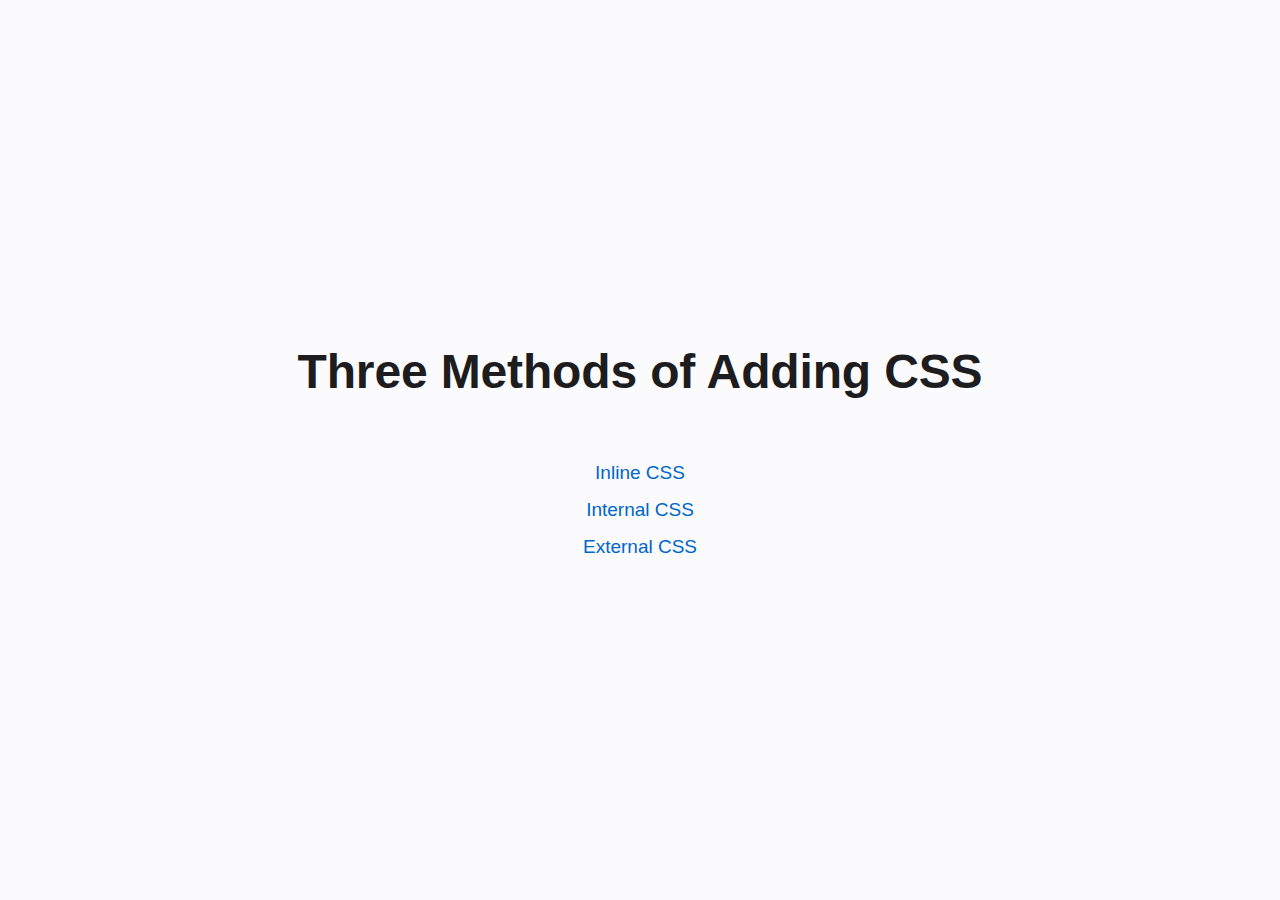
<file: 5.1. Adding CSS/index.html>
<!DOCTYPE html>
<html lang="en">

<head>
  <title>Adding CSS</title>
  <link rel="stylesheet" href="style.css">
  <script src="script.js" defer></script>
  <style>
    h1 { color: #1d1d1f !important; }
  </style>

<body>
  <h1>Three Methods of Adding CSS</h1>
    <ul>
      <li><a href="inline.html">Inline CSS</a></li>
      <li><a href="internal.html">Internal CSS</a></li>
      <li><a href="external.html">External CSS</a></li>
    </ul>
</body>

</html>
</file>
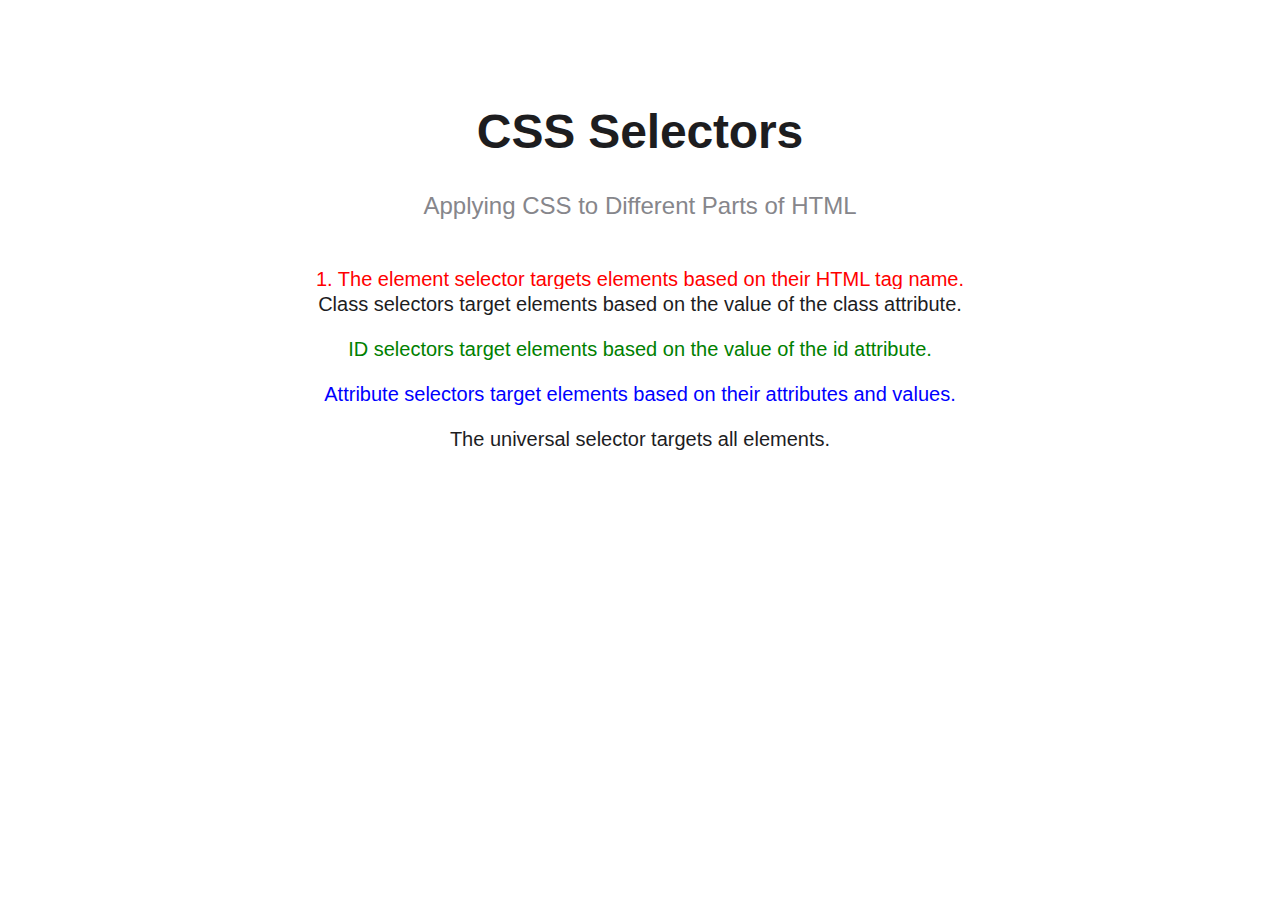
<file: 5.2 CSS Selectors/index.html>
<!DOCTYPE html>
<html lang="en">

<head>
  <meta charset="UTF-8">
  <title>CSS Selectors</title>
  <link rel="stylesheet" href="./style.css" />
  <script src="script.js" defer></script>
</head>

<body>
  <h1>CSS Selectors</h1>
  <h2>Applying CSS to Different Parts of HTML</h2>
  <!-- TODO 1: Set the CSS for all paragraph tags to "color: red" -->
  <p class="note">1. The element selector targets elements based on their HTML tag name.</p>

  <ol>
    <!-- TODO 2: Set the CSS for all elements with a class of "note" to "font-size: 20px" -->
    <li class="note" value="2">Class selectors target elements based on the value of the class attribute.</li>

    <!-- TODO 3: Set the CSS for the element with an id of "id-selector-demo" to "color: green" -->
    <li class="note" id="id-selector-demo" value="3">ID selectors target elements based on the value of the id
      attribute.</li>

    <!-- TODO 4: Set the CSS for the li elements that have the "value" attribute set to "4" to have "color: blue" -->
    <li class="note" value="4">Attribute selectors target elements based on their attributes and values.</li>

    <!-- TODO 5: Set all elements to have "text-align: center" -->
    <li class="note" value="5">The universal selector targets all elements.</li>
  </ol>
</body>

</html>
</file>
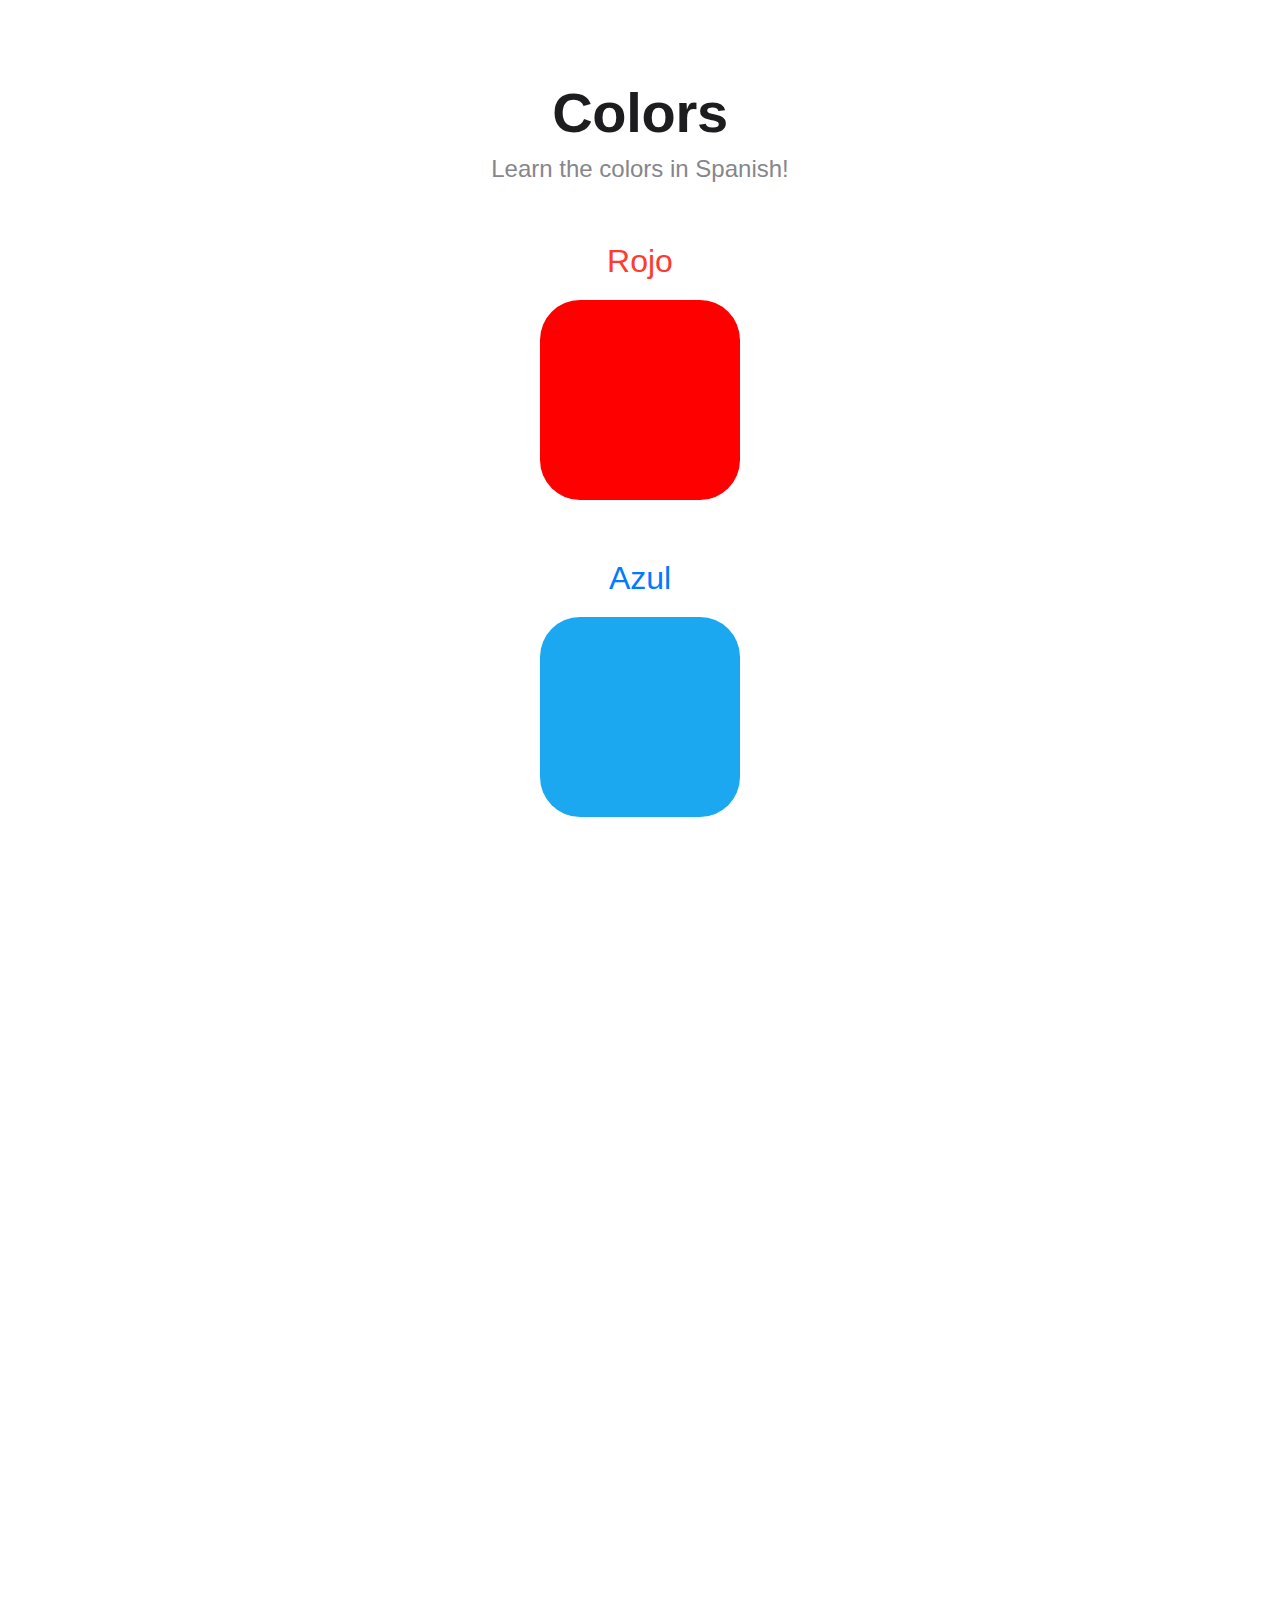
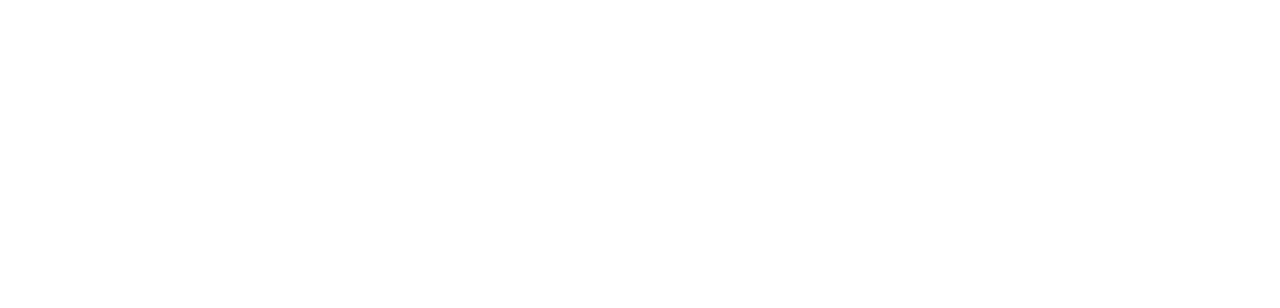
<file: 5.3+Color+Vocab+Project/index.html>
<!DOCTYPE html>
<html lang="en">
  <head>
    <meta charset="UTF-8" />
    <title>Spanish Vocabulary</title>
    <link rel="stylesheet" href="style.css" />
    <script src="script.js" defer></script>
  </head>

  <body>
    <h1>Colors</h1>
    <h2>Learn the colors in Spanish!</h2>
    <h2 class="color-title" id="red">Rojo</h2>
    <img src="./assets/images/red.png" alt="red" />

    <h2 class="color-title" id="blue">Azul</h2>
    <img src="./assets/images/blue.png" alt="blue" />

    <h2 class="color-title" id="orange">Anaranjado</h2>
    <img src="./assets/images/orange.png" alt="orange" />

    <h2 class="color-title" id="green">Verde</h2>
    <img src="./assets/images/green.png" alt="green" />

    <h2 class="color-title" id="yellow">Amarillo</h2>
    <img src="./assets/images/yellow.png" alt="yellow" />
  </body>
</html>

<!-- 
TODOs
IMPORTANT: You should not need to make ANY CHANGES to index.html
All code should be written in your CSS file.

1. Create a CSS file and incorporate it as an external stylesheet.
2. Use CSS to style each of the color titles to meaning. 
Hint: Use the id to help if you don't know the words in spanish.
3. Use CSS to change all the color titles to have "font-weight: normal;"
4. Use CSS (not HTML) to make all the images 200px heigh and 200px wide. 
Hint: 
https://developer.mozilla.org/en-US/docs/Web/CSS/height
https://developer.mozilla.org/en-US/docs/Web/CSS/width
-->
</file>
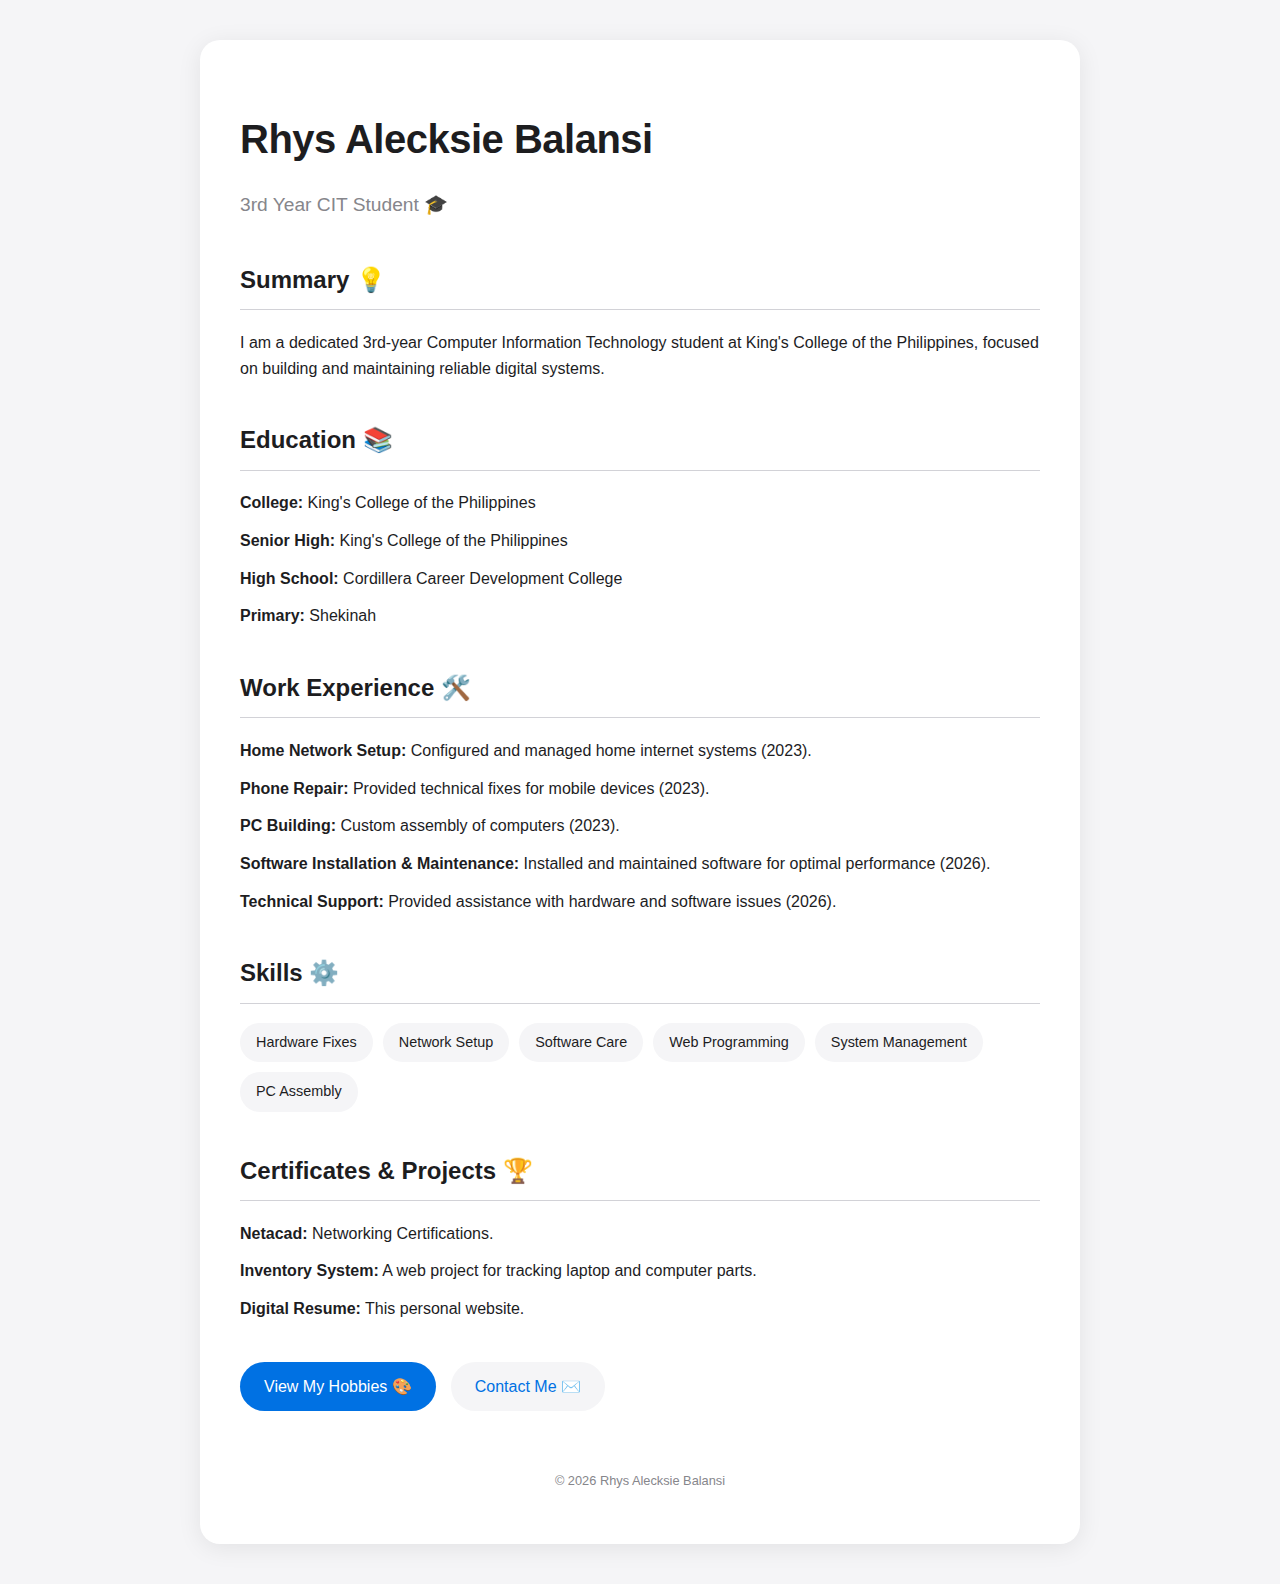
<file: Balansi_Resume/index.html>
<!DOCTYPE html>
<html lang="en">
<head>
    <meta charset="UTF-8">
    <meta name="viewport" content="width=device-width, initial-scale=1.0">
    <title>Rhys Alecksie Balansi | Resume</title>
    <link rel="stylesheet" href="assets/style.css">
</head>
<body>
    <div class="container">
        <header>
            <h1>Rhys Alecksie Balansi</h1>
            <p class="subtitle">3rd Year CIT Student 🎓</p>
        </header>

        <section>
            <h2>Summary 💡</h2>
            <p>I am a dedicated 3rd-year Computer Information Technology student at King's College of the Philippines, focused on building and maintaining reliable digital systems.</p>
        </section>

        <section>
            <h2>Education 📚</h2>
            <div class="card">
                <ul>
                    <li><strong>College:</strong> King's College of the Philippines</li>
                    <li><strong>Senior High:</strong> King's College of the Philippines</li>
                    <li><strong>High School:</strong> Cordillera Career Development College</li>
                    <li><strong>Primary:</strong> Shekinah</li>
                </ul>
            </div>
        </section>

        <section>
            <h2>Work Experience 🛠️</h2>
            <ul>
                <li><strong>Home Network Setup:</strong> Configured and managed home internet systems (2023).</li>
                <li><strong>Phone Repair:</strong> Provided technical fixes for mobile devices (2023).</li>
                <li><strong>PC Building:</strong> Custom assembly of computers (2023).</li>
                <li><strong>Software Installation & Maintenance:</strong> Installed and maintained software for optimal performance (2026).</li>
                <li><strong>Technical Support:</strong> Provided assistance with hardware and software issues (2026).</li>
            </ul>
        </section>

        <section>
            <h2>Skills ⚙️</h2>
            <div class="skills-grid">
                <span>Hardware Fixes</span>
                <span>Network Setup</span>
                <span>Software Care</span>
                <span>Web Programming</span>
                <span>System Management</span>
                <span>PC Assembly</span>
            </div>
        </section>

        <section>
            <h2>Certificates & Projects 🏆</h2>
            <ul>
                <li><strong>Netacad:</strong> Networking Certifications.</li>
                <li><strong>Inventory System:</strong> A web project for tracking laptop and computer parts.</li>
                <li><strong>Digital Resume:</strong> This personal website.</li>
            </ul>
        </section>

        <nav>
            <a href="/public/hobby.html" class="button">View My Hobbies 🎨</a>
            <a href="/public/contact.html" class="button secondary">Contact Me ✉️</a>
        </nav>

        <footer>
            <p>&copy; 2026 Rhys Alecksie Balansi</p>
        </footer>
    </div>
</body>
</html>
</file>
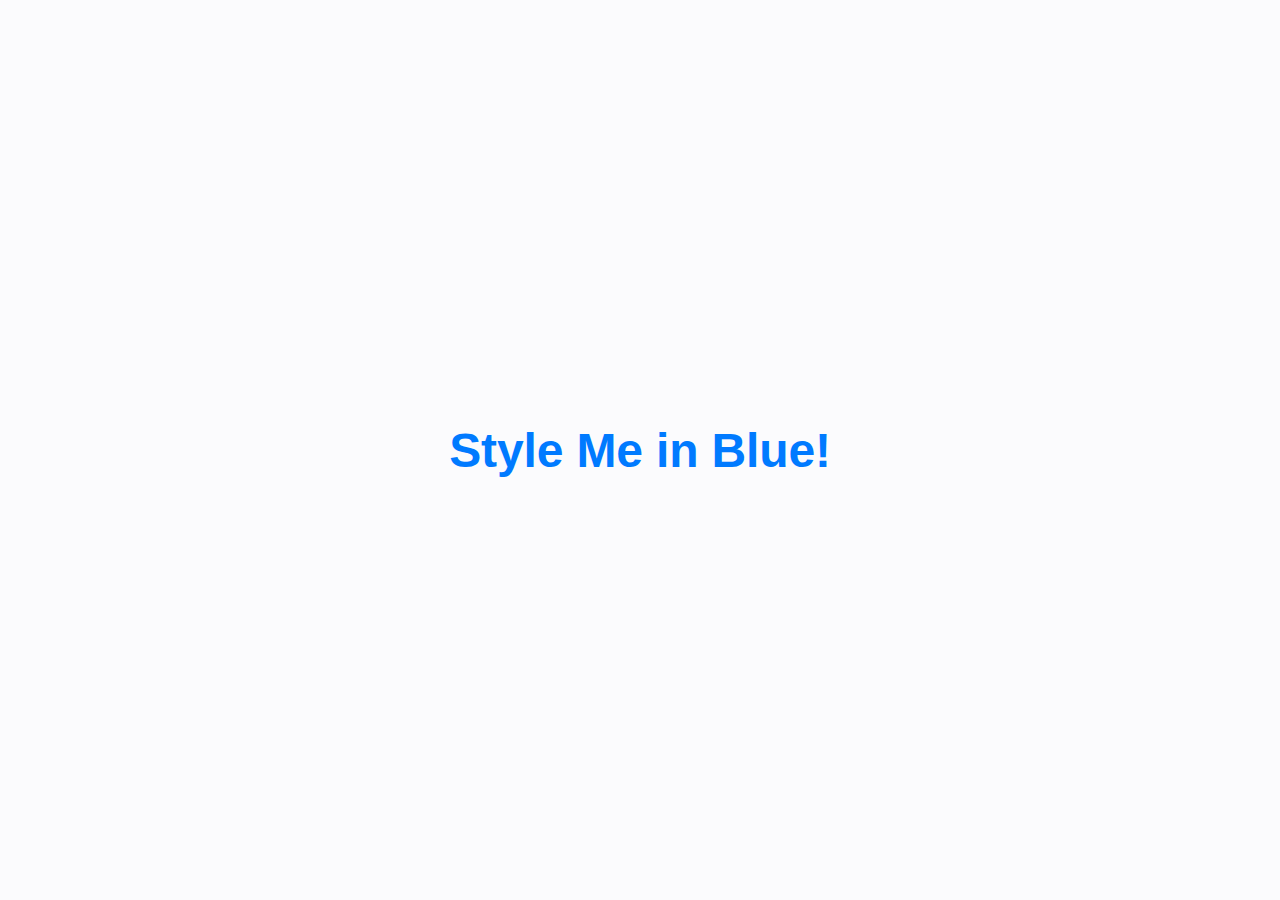
<file: 5.1. Adding CSS/inline.html>
<!DOCTYPE html>
<html lang="en">

<head>
  <link rel="stylesheet" href="style.css">
  <script src="script.js" defer></script>
</head>
<body>
  <h1 style="color: #007aff; opacity: 0; transform: translateY(20px); transition: all 0.8s ease-out;">
    Style Me in Blue!
  </h1>
</body>

</html>
</file>
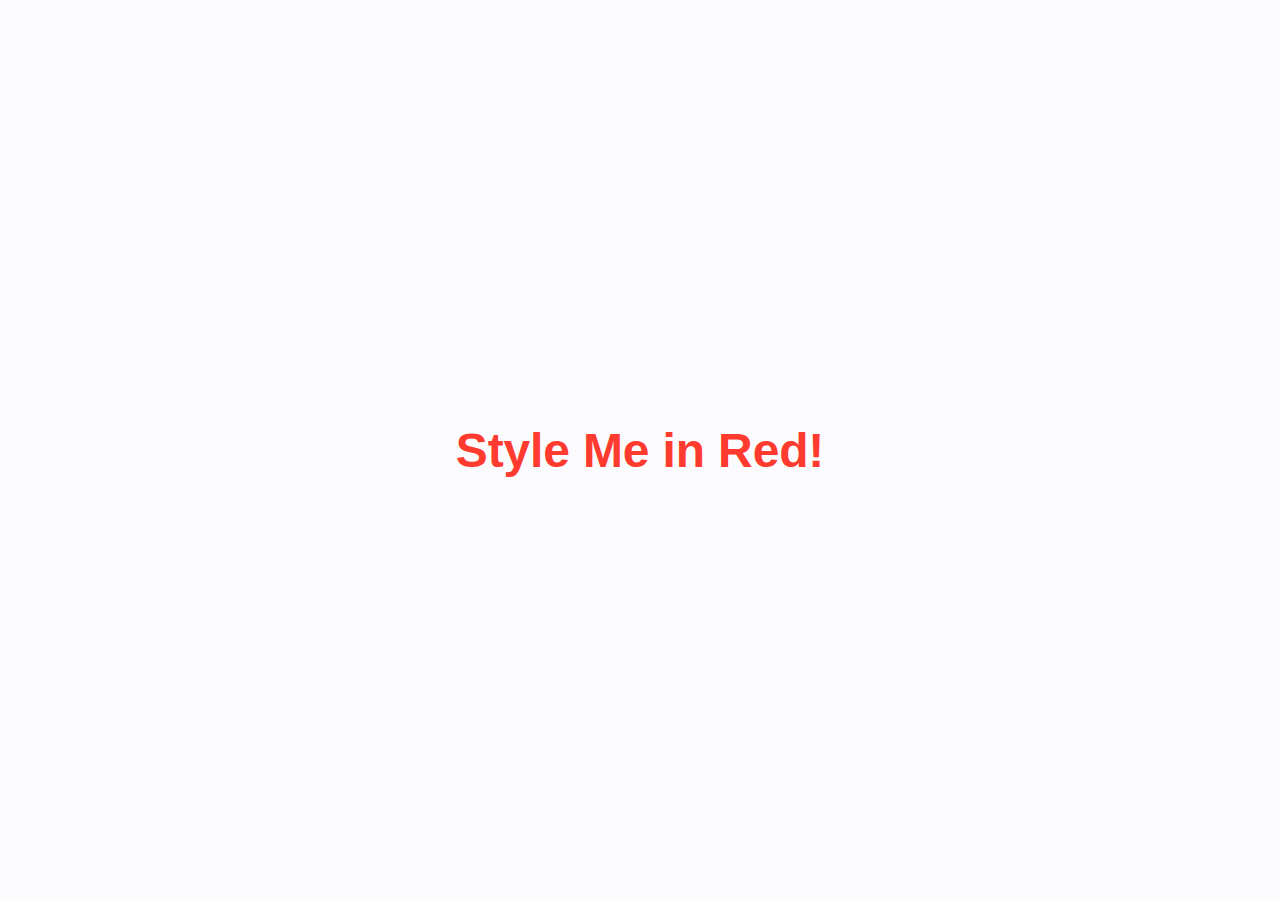
<file: 5.1. Adding CSS/internal.html>
<!DOCTYPE html>
<html lang="en">

<head>
  <link rel="stylesheet" href="style.css">
  <script src="script.js" defer></script>
  <style>
    h1 {
      color: #ff3b30;
    }
  </style>
</head>
<body>
  <h1>Style Me in Red!</h1>
</body>

</html>
</file>
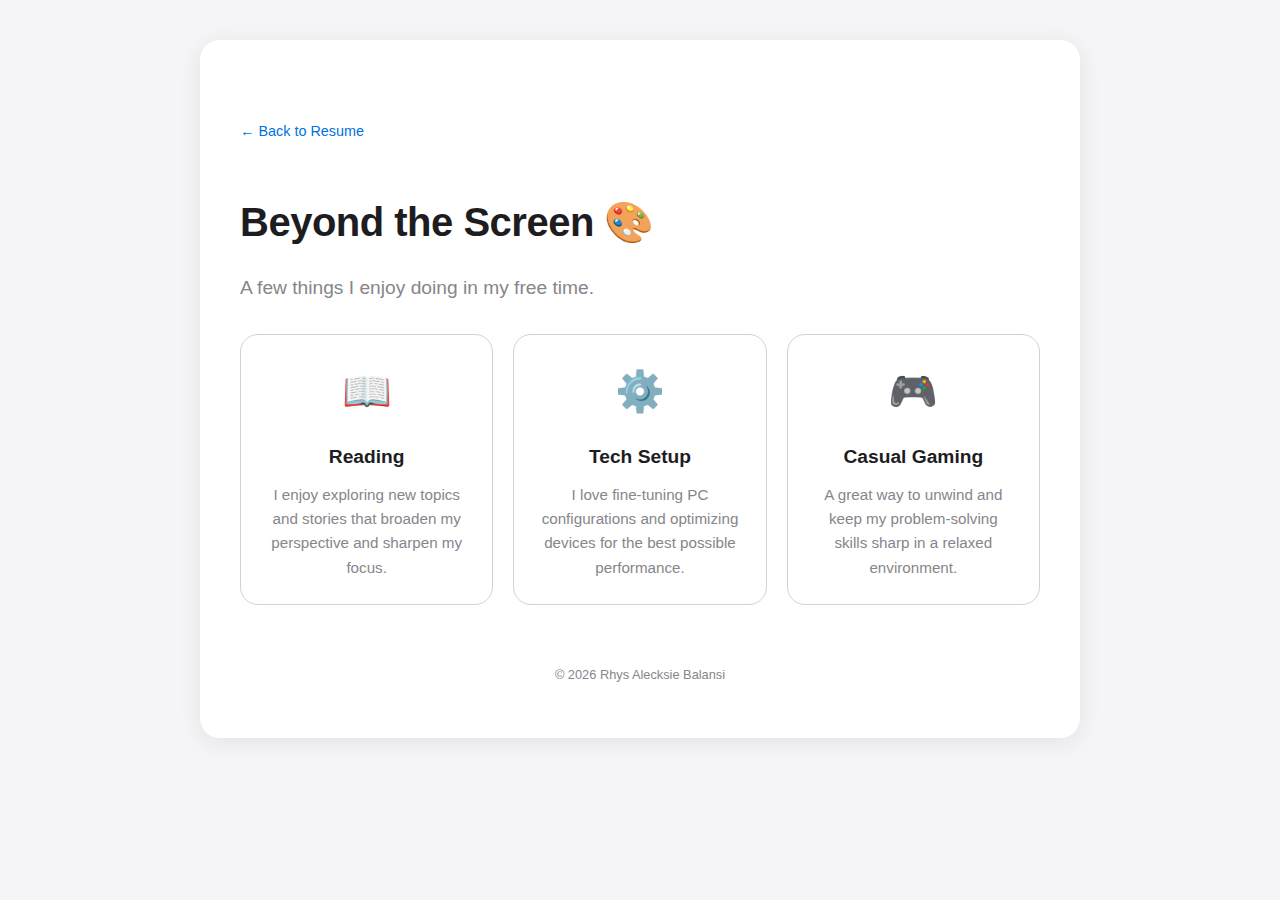
<file: Balansi_Resume/public/hobby.html>
<!DOCTYPE html>
<html lang="en">
<head>
    <meta charset="UTF-8">
    <meta name="viewport" content="width=device-width, initial-scale=1.0">
    <title>Hobbies | Rhys Alecksie Balansi</title>
    <link rel="stylesheet" href="../assets/style.css">
</head>
<body>
    <div class="container">
        <nav>
            <a href="../index.html" class="back-link">← Back to Resume</a>
        </nav>

        <header class="reveal">
            <h1>Beyond the Screen 🎨</h1>
            <p class="subtitle">A few things I enjoy doing in my free time.</p>
        </header>

        <main class="hobbies-grid">
            <div class="hobby-card reveal">
                <div class="hobby-icon">📖</div>
                <h3>Reading</h3>
                <p>I enjoy exploring new topics and stories that broaden my perspective and sharpen my focus.</p>
            </div>

            <div class="hobby-card reveal">
                <div class="hobby-icon">⚙️</div>
                <h3>Tech Setup</h3>
                <p>I love fine-tuning PC configurations and optimizing devices for the best possible performance.</p>
            </div>

            <div class="hobby-card reveal">
                <div class="hobby-icon">🎮</div>
                <h3>Casual Gaming</h3>
                <p>A great way to unwind and keep my problem-solving skills sharp in a relaxed environment.</p>
            </div>
        </main>

        <footer>
            <p>&copy; 2026 Rhys Alecksie Balansi</p>
        </footer>
    </div>

    <script src="../assets/script.js"></script>
</body>
</html>
</file>
<file: 5.2 CSS Selectors/style.css>
ol {
  margin-left: -40px;
  margin-top: -20px;
  list-style-position: inside;
}

/* Write your CSS below, don't change the rules above. */

* {
  text-align: center;
  font-family: -apple-system, BlinkMacSystemFont, "Segoe UI", Roboto, Helvetica, Arial, sans-serif;
  background-color: #ffffff;
  color: #1d1d1f;
  line-height: 1.5;
  -webkit-font-smoothing: antialiased;
}

body {
  padding: 4rem 2rem;
  max-width: 800px;
  margin: 0 auto;
}

h1 {
  font-size: 48px;
  font-weight: 600;
  letter-spacing: -0.003em;
  margin-bottom: 10px;
}

h2 {
  font-size: 24px;
  color: #86868b;
  font-weight: 400;
  margin-bottom: 40px;
}

p {
  color: red;
}

.note {
  font-size: 20px;
  list-style-type: none;
  margin-bottom: 15px;
}

#id-selector-demo {
  color: green;
}

li[value="4"] {
  color: blue;
}
</file>
<file: 5.3+Color+Vocab+Project/style.css>
* {
  text-align: center;
  font-family: -apple-system, BlinkMacSystemFont, "SF Pro Display", "SF Pro Text", "Helvetica Neue", Helvetica, Arial, sans-serif;
  background-color: #ffffff;
  color: #1d1d1f;
  -webkit-font-smoothing: antialiased;
  margin: 0;
  padding: 0;
  box-sizing: border-box;
}

body {
  padding: 80px 20px;
}

h1 {
  font-size: 56px;
  font-weight: 700;
  letter-spacing: -0.005em;
  margin-bottom: 10px;
}

h2 {
  font-size: 24px;
  font-weight: 400;
  color: #86868b;
  margin-bottom: 60px;
}

.color-title {
  font-weight: normal;
  font-size: 32px;
  margin-top: 40px;
  margin-bottom: 20px;
}

#red { color: #ff3b30; }
#blue { color: #007aff; }
#orange { color: #ff9500; }
#green { color: #34c759; }
#yellow { color: #ffcc00; }

img {
  display: block;
  margin: 0 auto 60px auto;
  width: 200px !important;
  height: 200px !important;
  aspect-ratio: 1 / 1;
  object-fit: cover;
  border-radius: 40px; 
}
</file>
<file: Balansi_Resume/assets/style.css>
/* General Page Styles */
body {
    font-family: -apple-system, BlinkMacSystemFont, "Segoe UI", Roboto, Helvetica, Arial, sans-serif;
    background-color: #f5f5f7;
    color: #1d1d1f;
    line-height: 1.6;
    margin: 0;
    padding: 40px 20px;
}

/* Container for Content */
.container {
    max-width: 800px;
    margin: 0 auto;
    background: #ffffff;
    padding: 40px;
    border-radius: 20px;
    box-shadow: 0 4px 24px rgba(0, 0, 0, 0.08);
}

/* Header Text */
header h1 {
    font-size: 2.5rem;
    font-weight: 700;
    margin-bottom: 5px;
    letter-spacing: -0.5px;
}

.subtitle {
    font-size: 1.2rem;
    color: #86868b;
    margin-bottom: 30px;
}

/* Section Headings */
h2 {
    font-size: 1.5rem;
    margin-top: 40px;
    border-bottom: 1px solid #d2d2d7;
    padding-bottom: 10px;
}

/* Lists */
ul {
    list-style: none;
    padding: 0;
}

li {
    margin-bottom: 12px;
}

/* Skills Layout */
.skills-grid {
    display: flex;
    flex-wrap: wrap;
    gap: 10px;
}

.skills-grid span {
    background: #f5f5f7;
    padding: 8px 16px;
    border-radius: 20px;
    font-size: 0.9rem;
    font-weight: 500;
}

/* Buttons and Links */
nav {
    margin-top: 40px;
    display: flex;
    gap: 15px;
}

.button {
    text-decoration: none;
    background-color: #0071e3;
    color: white;
    padding: 12px 24px;
    border-radius: 25px;
    font-weight: 500;
    transition: background 0.3s ease;
}

.button:hover {
    background-color: #0077ed;
}

.button.secondary {
    background-color: #f5f5f7;
    color: #0071e3;
}

/* Footer Section */
footer {
    margin-top: 60px;
    text-align: center;
    font-size: 0.8rem;
    color: #86868b;
}

/* Contact Page Specific Styles */
.back-link {
    text-decoration: none;
    color: #0071e3;
    font-weight: 500;
    font-size: 0.9rem;
    display: inline-block;
    margin-bottom: 20px;
}

.contact-card {
    background: #f5f5f7;
    padding: 20px;
    border-radius: 16px;
    margin-bottom: 15px;
    transition: transform 0.2s ease;
}

/* Subtle lift effect when hovering over a contact card */
.contact-card:hover {
    transform: scale(1.02);
}

.contact-card .label {
    font-size: 0.8rem;
    text-transform: uppercase;
    letter-spacing: 1px;
    color: #86868b;
    margin-bottom: 5px;
    font-weight: 600;
}

.contact-card .info a {
    color: #1d1d1f;
    text-decoration: none;
    font-size: 1.1rem;
    font-weight: 500;
}

.contact-card .info a:hover {
    color: #0071e3;
}

.contact-card .info {
    font-size: 1.1rem;
    color: hsl(240, 3%, 12%);
}

/* Hobby Page Specific Styles */
.hobbies-grid {
    display: grid;
    grid-template-columns: repeat(auto-fit, minmax(200px, 1fr));
    gap: 20px;
    margin-top: 30px;
}

.hobby-card {
    background: #ffffff;
    border: 1px solid #d2d2d7;
    padding: 24px;
    border-radius: 18px;
    text-align: center;
    transition: all 0.3s ease;
}

/* Apple-style hover: subtle shadow and lift */
.hobby-card:hover {
    transform: translateY(-5px);
    box-shadow: 0 10px 30px rgba(0, 0, 0, 0.1);
    border-color: transparent;
}

.hobby-icon {
    font-size: 2.5rem;
    margin-bottom: 15px;
}

.hobby-card h3 {
    font-size: 1.2rem;
    margin-bottom: 10px;
    color: #1d1d1f;
}

.hobby-card p {
    font-size: 0.95rem;
    color: #86868b;
    margin: 0;
}
</file>
<file: 5.1. Adding CSS/style.css>
/* General Apple-like Reset & Style */
body {
  font-family: -apple-system, BlinkMacSystemFont, "Segoe UI", Roboto, Helvetica, Arial, sans-serif;
  background-color: #fbfbfd;
  color: #1d1d1f;
  display: flex;
  flex-direction: column;
  align-items: center;
  justify-content: center;
  height: 100vh;
  margin: 0;
  -webkit-font-smoothing: antialiased;
}

h1 {
  font-size: 48px;
  font-weight: 600;
  letter-spacing: -0.003em;
  color: #34c759; 
  opacity: 0; /* For the animation script */
  transform: translateY(20px);
  transition: all 0.8s ease-out;
}

ul {
  list-style: none;
  padding: 0;
}

li {
  margin: 15px 0;
  text-align: center;
}

a {
  text-decoration: none;
  color: #0066cc;
  font-size: 19px;
  font-weight: 400;
  transition: color 0.3s ease;
}

a:hover {
  color: #004499;
  text-decoration: underline;
}
</file>
